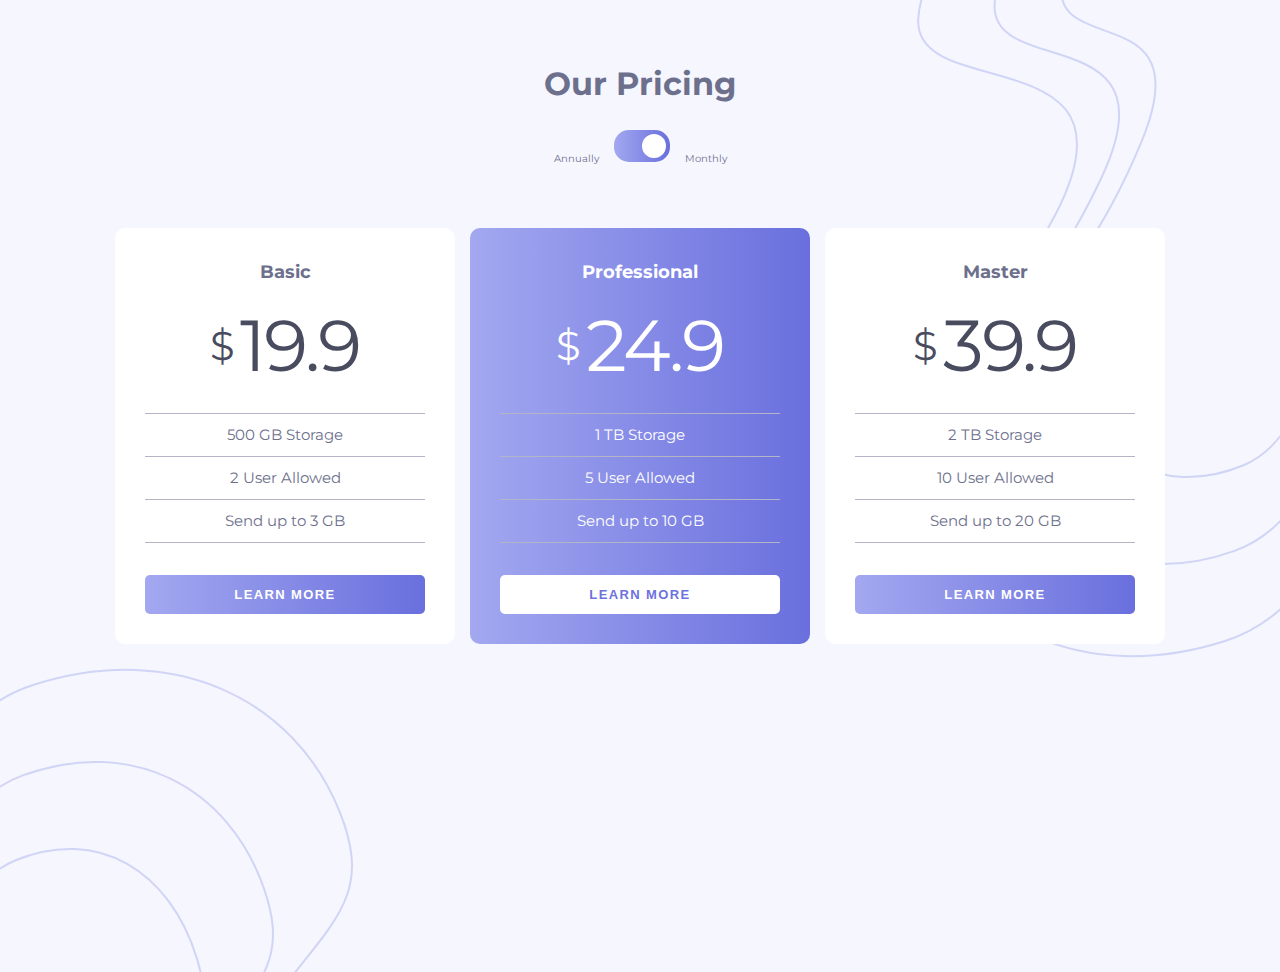
<file: index.html>
<!DOCTYPE html>
<html lang="en">
  <head>
    <meta charset="UTF-8" />
    <meta name="viewport" content="width=device-width, initial-scale=1.0" />
    <title>Pricing - component with toggle</title>
    <link rel="preconnect" href="https://fonts.googleapis.com" />
    <link rel="preconnect" href="https://fonts.gstatic.com" crossorigin />
    <link
      href="https://fonts.googleapis.com/css2?family=Montserrat:wght@700&display=swap"
      rel="stylesheet"
    />
    <link
      rel="shortcut icon"
      href="images/favicon-32x32.png"
      type="image/x-icon"
    />
    <link rel="stylesheet" href="styles.css" />
  </head>
  <body>
    <main>
      <header class="header">
        <h2>Our Pricing</h2>
        <div class="period">
          <span class="annually">Annually</span>
          <button class="toggle">
            <span class="toggle__badge"></span>
          </button>
          <span class="monthly">Monthly</span>
        </div>
      </header>
      <article class="plan grid grid-1x2"></article>
    </main>
    <script src="App.js"></script>
  </body>
</html>
</file>
<file: styles.css>
:root {
  /* Primary */
  --Background-Gradient: linear-gradient(
    to right,
    hsl(236, 72%, 79%),
    hsl(237, 63%, 64%)
  );

  /*  Neutral */
  --Very-Light-Grayish-Blue: hsl(240, 78%, 98%);
  --Light-Grayish-Blue: hsl(234, 14%, 74%);
  --Grayish-Blue: hsl(233, 13%, 49%);
  --Dark-Grayish-Blue: hsl(232, 13%, 33%);
}

html {
  font-size: 62.5%;
}

*,
*::before,
*::after {
  box-sizing: border-box;
}

body {
  font-family: "Montserrat", sans-serif;
  color: var(--Grayish-Blue);
  height: 100vh;
  background-image: url(./images/bg-top.svg), url(./images/bg-bottom.svg);
  background-position: top right, bottom left;
  background-repeat: no-repeat, no-repeat;
  background-color: var(--Very-Light-Grayish-Blue);
}

main {
  max-width: 1050px;
  margin: 0 auto;
}

h2 {
  font-size: 3.2rem;
}

.list {
  font-size: 1.5rem;
  list-style: none;
  text-align: center;
  margin: 0;
  padding: 0;
}

.list__item {
  padding: 0.7rem 0 0.7rem;
  line-height: 28px;
  border-top: 0.5px solid var(--Light-Grayish-Blue);
}

.last {
  border-bottom: 0.5px solid var(--Light-Grayish-Blue);
}

/* btn */
.btn {
  cursor: pointer;
  font-size: 1.3rem;
  letter-spacing: 1.39px;
  padding: 1.2rem 0;
  border: none;
  text-transform: uppercase;
  margin-top: 3.2rem;
  border-radius: 5px;
  font-weight: 700;
  width: 100%;
  outline: none;
  transition: all 0.3s;
}

.btn--primary {
  background-image: var(--Background-Gradient);
  color: #fff;
}

.btn--secondary {
  background: #fff;
  color: #6d72de;
}

.btn--primary:hover,
.btn--primary:focus {
  background: transparent;
  color: #6d72de;
  border: 1px solid #6d72de;
}

.btn--secondary:hover,
.btn--secondary:focus {
  background-image: var(--Background-Gradient);
  color: #fff;
  border: 1px solid #fff;
}

/* toggle */
.toggle {
  background-image: var(--Background-Gradient);
  border-radius: 15px;
  border: none;
  cursor: pointer;
  padding: 0.2px;
  margin: 0 1.2rem;
  width: 56px;
  height: 32px;
  position: relative;
  outline: none;
  transition: all 0.3s ease-in-out;
}

.toggle:hover,
.toggle:focus {
  opacity: 0.7;
}

.toggle__badge {
  position: absolute;
  transform: translate(0, -50%);
  background-color: #fff;
  border-radius: 100%;
  width: 24px;
  height: 24px;
}

.active-toggle {
  transform: translate(-100%, -50%);
}

/* Heading */
.header {
  text-align: center;
  margin: 6.4rem;
}

/* card  */
.card {
  background-color: #fff;
  border-radius: 10px;
  width: 100%;
  padding: 3rem;
  transition: all 0.3s ease-in-out;
}

.card:hover {
  transform: scale(1.06);
}

.price {
  display: flex;
  justify-content: center;
  align-items: center;
  color: var(--Dark-Grayish-Blue);
  margin: 2.4rem 0 3.2rem;
}

.amount {
  font-size: 7.2rem;
  line-height: 71px;
  letter-spacing: -2.16px;
}

.currency {
  font-size: 4rem;
  margin-right: 5px;
}

.card--popular {
  background-image: var(--Background-Gradient);
  color: #fff;
}

.card--popular .price {
  color: #fff;
}

.card__header {
  text-align: center;
}

h3 {
  font-size: 1.8rem;
  line-height: 28px;
  margin-top: 0;
}

/* Grids */

.grid {
  display: grid;
  row-gap: 1.8rem;
}

@media screen and (min-width: 768px) {
  .grid-1x2 {
    grid-template-columns: repeat(3, 1fr);
    column-gap: 1.5rem;
  }
}
</file>
